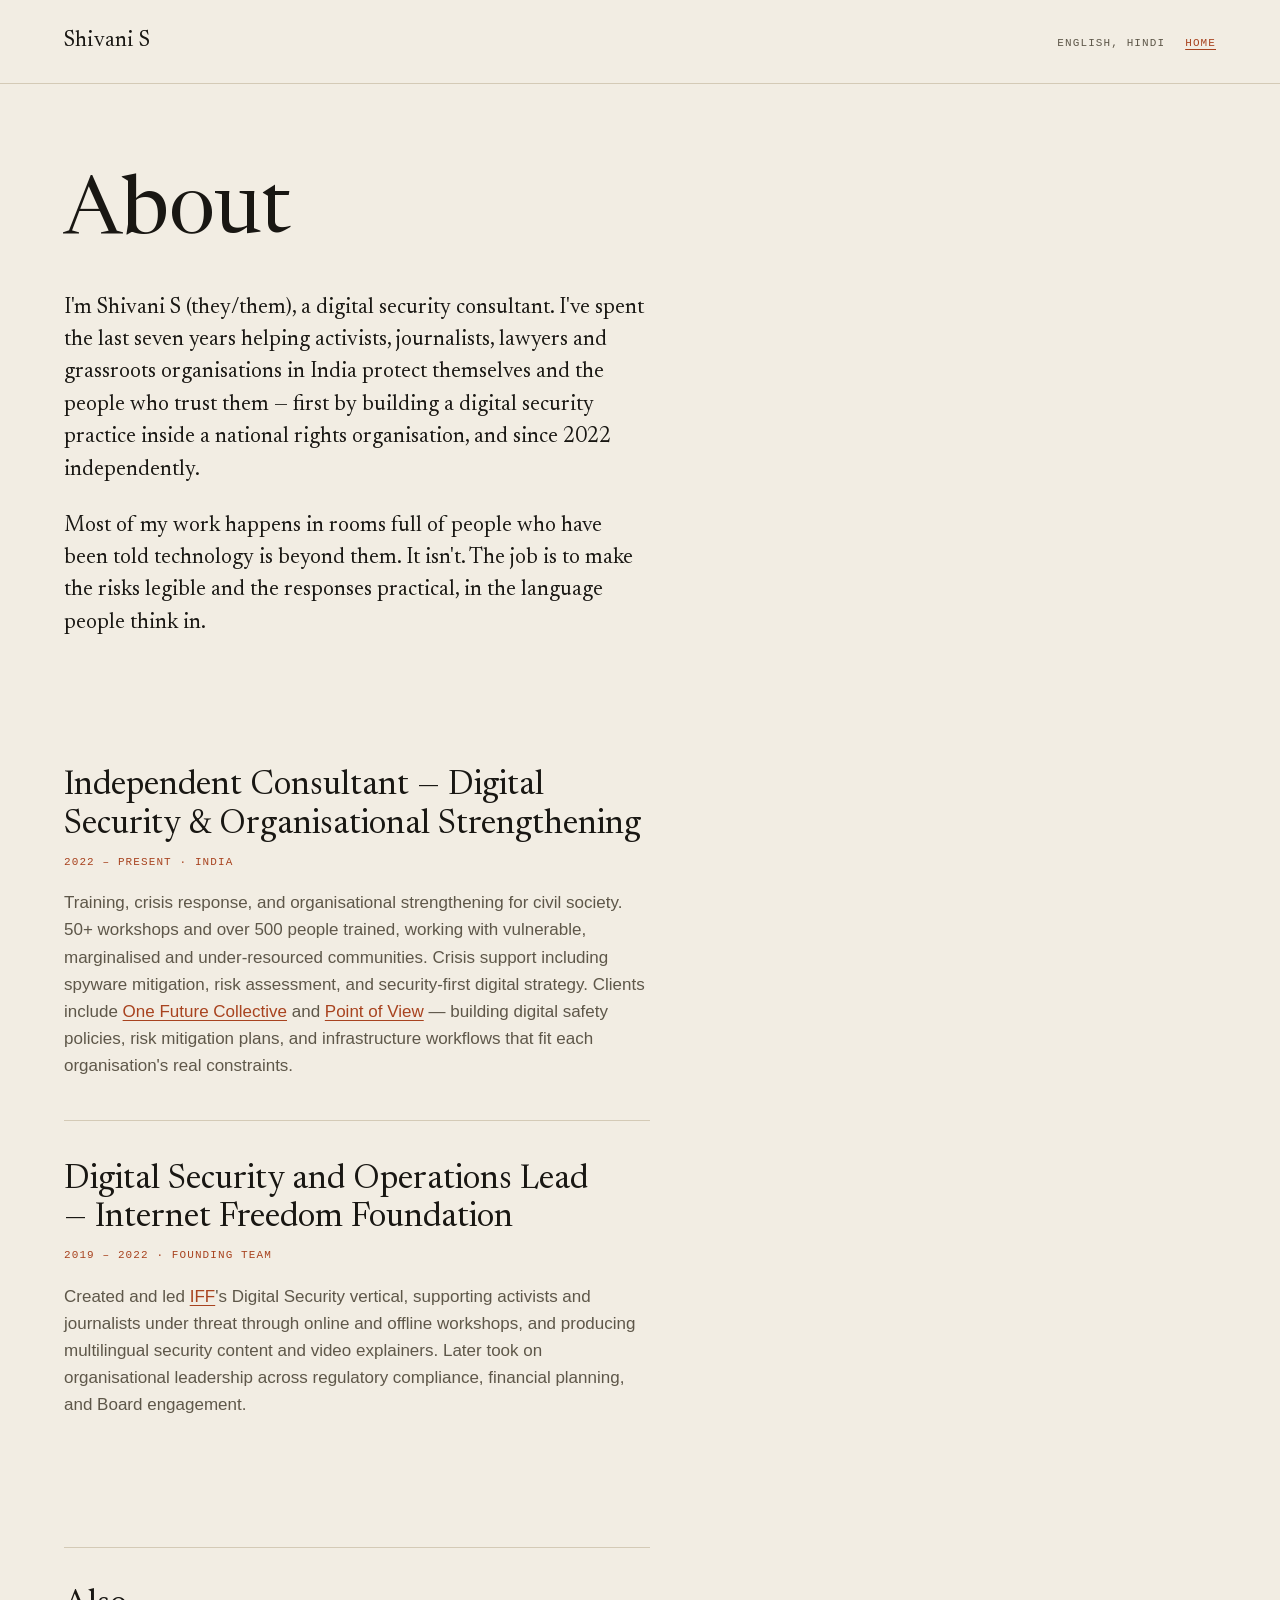
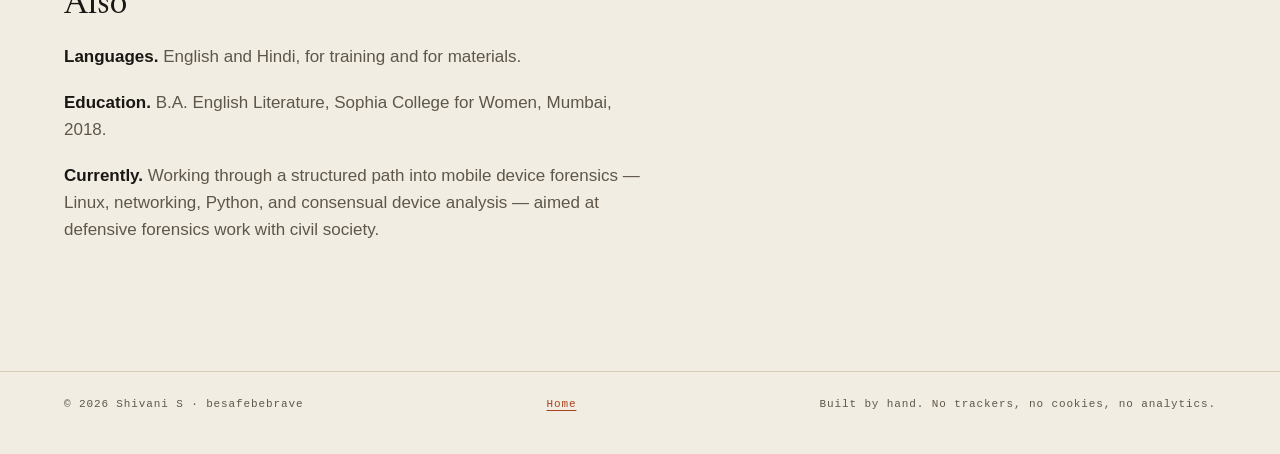
<file: about.html>
<!DOCTYPE html>
<html lang="en">
<head>
<meta charset="utf-8">
<meta name="viewport" content="width=device-width, initial-scale=1">
<title>About — Shivani S</title>
<meta name="description" content="Shivani S — digital security consultant. Independent since 2022; previously founding team and Digital Security lead at the Internet Freedom Foundation.">

<link rel="icon" href="data:image/svg+xml,<svg xmlns='http://www.w3.org/2000/svg' viewBox='0 0 32 32'><rect width='32' height='32' fill='%23191713'/><circle cx='16' cy='16' r='7' fill='%23E9932B'/></svg>">

<link rel="preload" href="fonts/newsreader-latin.woff2" as="font" type="font/woff2" crossorigin>
<link rel="stylesheet" href="site.css">

<!-- Tells the stylesheet that JavaScript is available. It sits here, inline in
     the <head>, so it takes effect before the page is first painted. If this
     never runs the page still works: sections show, panels sit open. -->
<script>document.documentElement.classList.add('js');</script>
</head>
<body>

<a class="skip" href="#main">Skip to content</a>

<!-- ============================ MASTHEAD ============================ -->
<header class="masthead">
  <a class="masthead__name" href="index.html">Shivani S</a>
  <div class="masthead__meta">
    <span>English, Hindi</span>
    <a href="index.html">Home</a>
  </div>
</header>

<main id="main">

  <section class="about">
    <h1>About</h1>

    <div class="about__lede">
      <p>
        I'm Shivani S (they/them), a digital security consultant.
        I've spent the last seven years helping activists, journalists, lawyers and
        grassroots organisations in India protect themselves and the people who trust
        them — first by building a digital security practice inside a national rights
        organisation, and since 2022 independently.
      </p>
      <p>
        Most of my work happens in rooms full of people who have been told technology
        is beyond them. It isn't. The job is to make the risks legible and the
        responses practical, in the language people think in.
      </p>
    </div>

    <!-- ============================= ROLES ============================= -->
    <div class="roles">

      <article class="role">
        <h2>Independent Consultant — Digital Security &amp; Organisational Strengthening</h2>
        <p class="role__meta">2022 – present · India</p>
        <p>
          Training, crisis response, and organisational strengthening for civil society.
          50+ workshops and over 500 people trained, working with vulnerable, marginalised
          and under-resourced communities. Crisis support including spyware mitigation,
          risk assessment, and security-first digital strategy. Clients include
          <a href="https://onefuturecollective.org" rel="noopener">One Future Collective</a>
          and <a href="https://pointofview.org" rel="noopener">Point of View</a> — building
          digital safety policies, risk mitigation plans, and infrastructure workflows that
          fit each organisation's real constraints.
        </p>
      </article>

      <article class="role">
        <h2>Digital Security and Operations Lead — Internet Freedom Foundation</h2>
        <p class="role__meta">2019 – 2022 · founding team</p>
        <p>
          Created and led
          <a href="https://internetfreedom.in" rel="noopener">IFF</a>'s Digital Security
          vertical, supporting activists and journalists under threat through online and
          offline workshops, and producing multilingual security content and video
          explainers. Later took on organisational leadership across regulatory compliance,
          financial planning, and Board engagement.
        </p>
      </article>

    </div>

    <!-- ============================== ALSO ============================== -->
    <div class="also">
      <h2>Also</h2>
      <p><strong>Languages.</strong> English and Hindi, for training and for materials.</p>
      <p><strong>Education.</strong> B.A. English Literature, Sophia College for Women,
        Mumbai, 2018.</p>
      <p><strong>Currently.</strong> Working through a structured path into mobile device
        forensics — Linux, networking, Python, and consensual device analysis — aimed at
        defensive forensics work with civil society.</p>

      <!-- CV download goes here once the redacted version exists.
           Never link the original resume — it carries a phone number.
           See spec section 10.2. -->
    </div>

  </section>

</main>

<!-- ============================= FOOTER ============================= -->
<footer class="footer">
  <span>© 2026 Shivani S · besafebebrave</span>
  <a href="index.html">Home</a>
  <span>Built by hand. No trackers, no cookies, no analytics.</span>
</footer>

<script src="site.js"></script>
</body>
</html>
</file>
<file: site.css>
/* ==========================================================================
   besafebebrave — shared stylesheet for index.html and about.html

   Editing notes for Shivani:
   - Colours live in one place, in :root below. Change them there, nowhere else.
   - The three colour rules in that block are load-bearing. Read them before
     changing any colour.
   - Nothing here needs a build step. Save the file and reload the page.
   ========================================================================== */


/* --------------------------------------------------------------------------
   1. Font — Newsreader, self-hosted
   Self-hosted on purpose: loading fonts from Google would disclose every
   visitor's IP address to Google. For a site that teaches people to reduce
   what they disclose, that would be a contradiction.
   Licence: fonts/OFL.txt. Do not edit the unicode-range values.
   -------------------------------------------------------------------------- */

@font-face {
  font-family: 'Newsreader';
  font-style: normal;
  font-weight: 200 800;
  font-display: swap;
  src: url('fonts/newsreader-latin.woff2') format('woff2');
  unicode-range: U+0000-00FF, U+0131, U+0152-0153, U+02BB-02BC, U+02C6, U+02DA, U+02DC, U+0304, U+0308, U+0329, U+2000-206F, U+20AC, U+2122, U+2191, U+2193, U+2212, U+2215, U+FEFF, U+FFFD;
}
@font-face {
  font-family: 'Newsreader';
  font-style: normal;
  font-weight: 200 800;
  font-display: swap;
  src: url('fonts/newsreader-latin-ext.woff2') format('woff2');
  unicode-range: U+0100-02BA, U+02BD-02C5, U+02C7-02CC, U+02CE-02D7, U+02DD-02FF, U+0304, U+0308, U+0329, U+1D00-1DBF, U+1E00-1E9F, U+1EF2-1EFF, U+2020, U+20A0-20AB, U+20AD-20C0, U+2113, U+2C60-2C7F, U+A720-A7FF;
}
@font-face {
  font-family: 'Newsreader';
  font-style: italic;
  font-weight: 200 800;
  font-display: swap;
  src: url('fonts/newsreader-italic-latin.woff2') format('woff2');
  unicode-range: U+0000-00FF, U+0131, U+0152-0153, U+02BB-02BC, U+02C6, U+02DA, U+02DC, U+0304, U+0308, U+0329, U+2000-206F, U+20AC, U+2122, U+2191, U+2193, U+2212, U+2215, U+FEFF, U+FFFD;
}
@font-face {
  font-family: 'Newsreader';
  font-style: italic;
  font-weight: 200 800;
  font-display: swap;
  src: url('fonts/newsreader-italic-latin-ext.woff2') format('woff2');
  unicode-range: U+0100-02BA, U+02BD-02C5, U+02C7-02CC, U+02CE-02D7, U+02DD-02FF, U+0304, U+0308, U+0329, U+1D00-1DBF, U+1E00-1E9F, U+1EF2-1EFF, U+2020, U+20A0-20AB, U+20AD-20C0, U+2113, U+2C60-2C7F, U+A720-A7FF;
}


/* --------------------------------------------------------------------------
   2. Tokens
   -------------------------------------------------------------------------- */

:root {
  /* Colour. The contrast ratio after each one is measured against the
     background it is meant to sit on. Three rules follow from those numbers
     and must not be broken:

       --amber       FILL ONLY. Measures 2.08:1 on paper — far below the 4.5:1
                     needed for text. Use it behind dark text as a highlighter,
                     or as a shape on a dark panel. Never as text on paper.
       --amber-text  Display type on paper only, 24px and up. 3.52:1 passes for
                     large text and fails for small.
       --rust        The one to use for small text, numerals and labels. 5.16:1.

     Any new colour pair has to be measured, not eyeballed. */

  --paper:      #F2EDE3;   /* page ground                                    */
  --paper-2:    #EAE3D5;   /* hover fill, insets                             */
  --ink:        #191713;   /* primary text, dark panels                      */
  --ink-soft:   #5E5749;   /* secondary text on paper              6.13:1    */
  --rule:       #D4CAB6;   /* hairlines — decorative only, never a text tone  */
  --amber:      #E9932B;   /* FILLS ONLY                          (2.08:1)   */
  --amber-text: #B86A12;   /* large display text on paper          3.52:1    */
  --rust:       #A8431F;   /* small text, numerals, marks          5.16:1    */
  --on-ink:     #948C7E;   /* secondary text on ink panels         5.38:1    */
  --on-ink-30:  rgba(148, 140, 126, .3);  /* --on-ink at 30% — hairlines on the dark panel */
  --amber-08:   rgba(233, 147, 43, .08);  /* --amber at 8% — the drag-over fill on the dark panel */

  /* Type */
  --serif: 'Newsreader', 'Iowan Old Style', Palatino, Georgia, serif;
  --sans: -apple-system, BlinkMacSystemFont, 'Segoe UI', Roboto, Helvetica, Arial, sans-serif;
  --mono: ui-monospace, SFMono-Regular, Menlo, Consolas, 'Liberation Mono', monospace;

  /* Spacing */
  --gutter: clamp(1.25rem, 5vw, 4.5rem);
  --section-gap: clamp(4rem, 10vw, 8rem);
  --measure: 62ch;

  /* Motion — one easing curve everywhere, nothing longer than 500ms */
  --ease: cubic-bezier(.2, .8, .2, 1);
}


/* --------------------------------------------------------------------------
   3. Reset and base
   -------------------------------------------------------------------------- */

*, *::before, *::after { box-sizing: border-box; }

html { -webkit-text-size-adjust: 100%; }

body {
  margin: 0;
  background: var(--paper);
  color: var(--ink-soft);
  font-family: var(--sans);
  font-size: 17px;
  line-height: 1.6;
  -webkit-font-smoothing: antialiased;
}

img, svg { max-width: 100%; }

h1, h2, h3 {
  font-family: var(--serif);
  color: var(--ink);
  font-weight: 400;
  line-height: 1.05;
  margin: 0;
  text-wrap: balance;
}

p { margin: 0 0 1.1em; }
p:last-child { margin-bottom: 0; }

a { color: var(--rust); text-decoration-thickness: 1px; text-underline-offset: 3px; }
a:hover { color: var(--ink); }

/* Focus ring. Visible, and the same everywhere so it is never a surprise. */
:focus-visible {
  outline: 2px solid var(--rust);
  outline-offset: 3px;
  border-radius: 2px;
}

/* Skip link — first thing a keyboard user reaches, hidden until focused. */
.skip {
  position: absolute;
  left: -9999px;
  top: 0;
  z-index: 100;
  background: var(--ink);
  color: var(--paper);
  padding: .75rem 1.25rem;
  font-family: var(--mono);
  font-size: 13px;
}
.skip:focus { left: 0; color: var(--paper); }

.visually-hidden {
  position: absolute;
  width: 1px; height: 1px;
  padding: 0; margin: -1px;
  overflow: hidden;
  clip: rect(0 0 0 0);
  white-space: nowrap;
  border: 0;
}

/* Shared small mono label */
.label {
  font-family: var(--mono);
  font-size: 11px;
  letter-spacing: .12em;
  text-transform: uppercase;
  color: var(--rust);
}


/* --------------------------------------------------------------------------
   4. Reveal on scroll
   The starting hidden state is applied only when the .js class is present,
   which site.js sets as its very first statement. If JavaScript is off or
   errors, the class is never added, nothing is ever hidden, and the whole
   page reads normally. Never move this to a plain .reveal rule.
   -------------------------------------------------------------------------- */

.js .reveal {
  opacity: 0;
  transform: translateY(18px);
  transition: opacity 500ms var(--ease), transform 500ms var(--ease);
}
.js .reveal.in-view { opacity: 1; transform: none; }


/* --------------------------------------------------------------------------
   5. Masthead — full-bleed rule, name left, meta right
   -------------------------------------------------------------------------- */

.masthead {
  display: flex;
  flex-wrap: wrap;
  align-items: baseline;
  justify-content: space-between;
  gap: .75rem 1.5rem;
  padding: 1.5rem var(--gutter);
  border-bottom: 1px solid var(--rule);
}
.masthead__name {
  font-family: var(--serif);
  font-size: 1.35rem;
  color: var(--ink);
  text-decoration: none;
  letter-spacing: .01em;
}
.masthead__name:hover { color: var(--rust); }
.masthead__meta {
  display: flex;
  flex-wrap: wrap;
  align-items: baseline;
  gap: 1.25rem;
  font-family: var(--mono);
  font-size: 11px;
  letter-spacing: .1em;
  text-transform: uppercase;
  color: var(--ink-soft);
}
.masthead__meta a { color: var(--rust); }


/* --------------------------------------------------------------------------
   6. Hero — left aligned, oversized, deliberately wider than the text measure
   -------------------------------------------------------------------------- */

.hero {
  padding: clamp(3rem, 9vw, 7rem) var(--gutter) clamp(2.5rem, 6vw, 4.5rem);
}
.hero__lines {
  font-size: clamp(3.25rem, 13vw, 9rem);
  line-height: .92;
  letter-spacing: -.02em;
  margin: 0 0 clamp(1.5rem, 4vw, 2.5rem);
}
.hero__lines span { display: block; }
.hero__l1 { color: var(--ink); }
.hero__l2 { color: var(--amber-text); font-style: italic; }

/* Line 3 is drawn as an outline. If a browser cannot do text-stroke the text
   would be invisible, so the default is solid and the stroke is only applied
   where it is supported. */
.hero__l3 { color: var(--ink-soft); }
@supports (-webkit-text-stroke: 1px currentColor) {
  .hero__l3 {
    color: transparent;
    -webkit-text-stroke: 1.5px var(--ink);
  }
}

.hero__sentence {
  font-family: var(--serif);
  font-size: clamp(1.15rem, 2.4vw, 1.6rem);
  line-height: 1.45;
  color: var(--ink);
  max-width: 34ch;
}
/* Amber used the way it is allowed to be used: a fill behind dark text. */
.hero__sentence mark {
  background: var(--amber);
  color: var(--ink);
  padding: .05em .15em;
  box-decoration-break: clone;
  -webkit-box-decoration-break: clone;
}


/* --------------------------------------------------------------------------
   7. Ticker — full bleed, edge to edge, no container
   Decorative: everything in it is said in words elsewhere on the page, so the
   whole strip is aria-hidden and the duplicated track is never announced.
   -------------------------------------------------------------------------- */

.ticker {
  border-block: 1px solid var(--rule);
  background: var(--paper-2);
  overflow: hidden;
  padding: .7rem 0;
}
.ticker__track {
  display: flex;
  width: max-content;
  animation: ticker 46s linear infinite;
}
.ticker:hover .ticker__track,
.ticker:focus-within .ticker__track { animation-play-state: paused; }

.ticker__group {
  display: flex;
  flex-shrink: 0;
  gap: 2.5rem;
  padding-right: 2.5rem;
  font-family: var(--mono);
  font-size: 11px;
  letter-spacing: .16em;
  text-transform: uppercase;
  color: var(--ink-soft);
  white-space: nowrap;
}
.ticker__group span::before {
  content: '';
  display: inline-block;
  width: 5px; height: 5px;
  margin-right: 2.5rem;
  vertical-align: middle;
  background: var(--amber);
  border-radius: 50%;
}
@keyframes ticker {
  from { transform: translateX(0); }
  to   { transform: translateX(-50%); }
}


/* --------------------------------------------------------------------------
   8. Scenarios — stacked full-width rows, number in a narrow left gutter
   -------------------------------------------------------------------------- */

.scenarios { padding: var(--section-gap) 0 0; }
.scenarios__head { padding: 0 var(--gutter) clamp(1.5rem, 4vw, 2.5rem); }
.scenarios__head h2 {
  font-size: clamp(1.9rem, 5vw, 3.2rem);
  max-width: 18ch;
}

.scenario { border-top: 1px solid var(--rule); }
.scenario:last-of-type { border-bottom: 1px solid var(--rule); }

.scenario h3 { margin: 0; font-size: inherit; line-height: inherit; }

/* The whole row is the button. */
.scenario__btn {
  position: relative;
  display: grid;
  grid-template-columns: 4.5rem 1fr auto;
  align-items: center;
  gap: 1rem;
  width: 100%;
  padding: clamp(1.4rem, 3.5vw, 2.4rem) var(--gutter);
  background: none;
  border: 0;
  text-align: left;
  color: inherit;
  font: inherit;
  cursor: pointer;
}
/* Hover fill sweeps up from the bottom of the row. */
.scenario__btn::after {
  content: '';
  position: absolute;
  inset: 0;
  background: var(--paper-2);
  transform: scaleY(0);
  transform-origin: bottom;
  transition: transform 380ms var(--ease);
  z-index: 0;
}
.scenario__btn:hover::after,
.scenario__btn:focus-visible::after { transform: scaleY(1); }
.scenario__btn > * { position: relative; z-index: 1; }

.scenario__num {
  font-family: var(--mono);
  font-size: 12px;
  letter-spacing: .1em;
  color: var(--rust);
}
.scenario__title {
  font-family: var(--serif);
  font-size: clamp(1.5rem, 4.2vw, 2.6rem);
  line-height: 1.1;
  color: var(--ink);
}
.scenario__mark { color: var(--rust); flex-shrink: 0; }
.scenario__mark svg { display: block; }

/* Height animates from 0fr to 1fr — no fixed pixel height, no layout jump.

   The default here is OPEN, and the collapsing is applied only under .js.
   That means if JavaScript is off or fails, all three panels render open and
   the content is readable, instead of leaving three headlines that do nothing.

   visibility: hidden on the closed panel matters as much as the height. A
   panel collapsed only by height is still clipped-but-present: find-in-page
   would jump to it and screen readers would read all three panels aloud while
   their buttons announce "collapsed". visibility takes it out of both. */
.scenario__panel {
  display: grid;
  grid-template-rows: 1fr;
  transition: grid-template-rows 440ms var(--ease);
}
.scenario__panel > div { overflow: hidden; }

.js .scenario__panel { grid-template-rows: 0fr; }
.js .scenario__panel[data-open='true'] { grid-template-rows: 1fr; }

/* No transition on visibility, deliberately. Delaying it until the height
   animation finishes would look marginally smoother on close, but it would
   make the content's disappearance depend on a transition running to
   completion — and if transitions are frozen or disabled, the panel would
   stay in the accessibility tree forever. The correctness is worth more than
   the polish, and at 440ms the difference is barely visible anyway. */
.js .scenario__panel > div { visibility: hidden; }
.js .scenario__panel[data-open='true'] > div { visibility: visible; }

.scenario__body {
  padding: 0 var(--gutter) clamp(1.75rem, 4vw, 2.75rem);
  max-width: var(--measure);
}
.scenario__body p { font-size: 1.0625rem; }
.scenario__facts {
  margin-top: 1.25rem;
  padding-top: 1.25rem;
  border-top: 1px solid var(--rule);
  font-family: var(--mono);
  font-size: 11px;
  letter-spacing: .09em;
  text-transform: uppercase;
  color: var(--rust);
  line-height: 1.9;
}


/* --------------------------------------------------------------------------
   9. Numbers — ruled strip, vertical hairlines between cells
   -------------------------------------------------------------------------- */

.numbers {
  display: grid;
  grid-template-columns: repeat(4, 1fr);
  margin: var(--section-gap) var(--gutter) 0;
  border-block: 1px solid var(--rule);
}
.numbers__cell {
  padding: clamp(1.5rem, 3.5vw, 2.5rem) 1rem;
  text-align: center;
  border-left: 1px solid var(--rule);
}
.numbers__cell:first-child { border-left: 0; }
.numbers__n {
  display: block;
  font-family: var(--serif);
  font-size: clamp(2.2rem, 6vw, 4rem);
  line-height: 1;
  color: var(--ink);
}
.numbers__l {
  display: block;
  margin-top: .6rem;
  font-family: var(--mono);
  font-size: 11px;
  letter-spacing: .1em;
  text-transform: uppercase;
  color: var(--rust);
}


/* --------------------------------------------------------------------------
   9a. Metadata demo — "Your photo is talking about you"
   Stage 2. Numbered 9a rather than renumbering everything below it — it
   sits between Numbers (9) and Resources (10) on the page.

   The only dark, full-bleed panel on the site (stage2 plan §3). That is
   deliberate: it is the one section allowed to use --amber as text, because
   --amber on --ink measures 7.39:1, well above AA. Nowhere else on the site
   may put --amber in a `color:` rule — see the "amber is never text on
   paper" guard in tests/guards.py, which now also permits this one panel.
   -------------------------------------------------------------------------- */

.metadata {
  background: var(--ink);
  color: var(--on-ink);
  margin-top: var(--section-gap);
  padding: var(--section-gap) var(--gutter);
}
/* The site-wide focus ring (--rust on --ink) measures 2.97:1 here — below
   the 3:1 AA floor for non-text UI. --amber on --ink measures 7.39:1, and
   §3 of the stage2 plan already permits amber as the one shape/mark colour
   on this one dark panel, so the override borrows that same allowance.
   Scoped to .metadata so it never leaks onto the paper ground elsewhere. */
.metadata :focus-visible {
  outline-color: var(--amber);
}
.metadata h2 {
  color: var(--paper);
  font-size: clamp(1.9rem, 5vw, 3.2rem);
  max-width: 20ch;
}
.metadata__intro {
  margin-top: 1.1rem;
  max-width: 52ch;
  font-family: var(--serif);
  font-size: 1.15rem;
  color: var(--paper);
}

/* The drop zone does nothing without JavaScript to read the file, so it
   only appears once .js is set — see CLAUDE.md's rule that a page must
   never present a control that does nothing. Without JS, the <noscript>
   block right after it explains why there's no control here at all. */
.metadata__drop {
  display: none;
}
/* display lives on its own :not([hidden]) selector for the same reason as
   #metadata-reset below: an author-origin `display` on the bare selector
   would beat the UA [hidden]{display:none} rule (equal specificity, later
   in the cascade) and keep the element visible even with hidden set.
   Nothing currently puts `hidden` on this drop zone, but the pattern is
   cheap insurance against that changing later. See tests/guards.py's
   hidden-vs-display guard. */
.js .metadata__drop:not([hidden]) {
  display: flex;
}
.js .metadata__drop {
  flex-direction: column;
  align-items: center;
  justify-content: center;
  gap: .6rem;
  width: 100%;
  margin-top: clamp(1.75rem, 4vw, 2.5rem);
  padding: clamp(2rem, 6vw, 3.5rem) 1.5rem;
  border: 2px dashed var(--on-ink);
  text-align: center;
  color: var(--paper);
  cursor: pointer;
  transition: border-color 220ms var(--ease), background 220ms var(--ease);
}
/* The file input is only useful once JavaScript can read what's dropped
   into it. .visually-hidden alone (clip-based) keeps it in the tab order
   even when its <label> is display:none under the no-.js state below —
   a keyboard/screen-reader visitor without JS would land on an unlabelled,
   non-functional control. Gate the input itself behind the same .js
   ancestor the drop zone label uses, so without JS it drops out of the
   tab order too and the <noscript> paragraph is the only thing presented. */
html:not(.js) .metadata__file {
  display: none;
}
.metadata__drop:hover,
.metadata__drop:focus-within {
  border-color: var(--amber);
}
/* Distinct amber border while a file is dragged over it, per §9. */
.metadata__drop[data-dragover='true'] {
  border-style: solid;
  border-color: var(--amber);
  background: var(--amber-08);
}
.metadata__drop-title {
  font-family: var(--serif);
  font-size: 1.2rem;
}
.metadata__drop-hint {
  font-family: var(--mono);
  font-size: 11px;
  letter-spacing: .1em;
  text-transform: uppercase;
  color: var(--on-ink);
}

.metadata__note {
  margin-top: 1.25rem;
  max-width: 58ch;
  font-size: .95rem;
  line-height: 1.6;
}
.metadata__noscript {
  margin-top: clamp(1.75rem, 4vw, 2.5rem);
  max-width: 52ch;
  font-family: var(--serif);
  font-size: 1.05rem;
  color: var(--paper);
}

/* ---- Results ------------------------------------------------------- */

.metadata__results {
  margin-top: clamp(2.5rem, 6vw, 4rem);
}
.metadata__results-h {
  color: var(--paper);
  font-size: clamp(1.4rem, 3.2vw, 2rem);
  /* Small amber accent so the results heading reads as "something just
     happened" — same underline language as .contact__email, sized modestly
     since this is an accent, not a headline treatment. */
  border-bottom: 2px solid var(--amber);
  padding-bottom: .1em;
}
/* display lives on its own :not([hidden]) selector — see the comment on
   #metadata-reset / .metadata__drop above. This heading is toggled via the
   `hidden` attribute; an author-origin `display` on the bare selector would
   beat the UA [hidden]{display:none} rule and keep it visible. See
   tests/guards.py's hidden-vs-display guard. */
.metadata__results-h:not([hidden]) {
  display: inline-block;
}
.metadata__groups {
  display: grid;
  grid-template-columns: 1.15fr 1fr;
  gap: clamp(2rem, 5vw, 3.5rem);
  margin-top: clamp(1.5rem, 4vw, 2.5rem);
}
.metadata__label {
  font-family: var(--mono);
  font-size: 11px;
  letter-spacing: .12em;
  text-transform: uppercase;
  color: var(--amber);   /* amber as text — allowed on this panel only */
}
/* display lives on its own :not([hidden]) selector — see the comment on
   #metadata-reset below. #row-gps-extra is a <dl hidden> in the markup;
   without this split the UA [hidden]{display:none} rule loses to this
   rule's equal-specificity, later-in-cascade `display: grid` and the empty
   element stays laid out (and in the accessibility tree) while hidden.
   See tests/guards.py's hidden-vs-display guard. */
.metadata__group dl:not([hidden]) {
  display: grid;
}
.metadata__group dl {
  grid-template-columns: auto 1fr;
  gap: .5rem 1.25rem;
  margin: .9rem 0 0;
  font-family: var(--mono);
  font-size: 13px;
}
.metadata__group dt { color: var(--on-ink); }
.metadata__group dd { margin: 0; color: var(--paper); }

.metadata__coords {
  margin-top: .75rem;
  font-family: var(--mono);
  font-size: 1.15rem;
  color: var(--paper);
}
.metadata__gps-note {
  margin-top: .75rem;
  max-width: 46ch;
  font-family: var(--serif);
  font-size: 1rem;
  color: var(--on-ink);
}
.metadata__map {
  margin-top: 1.25rem;
  max-width: 100%;
}
.metadata__map svg {
  display: block;
  width: 100%;
  height: auto;
}
/* Only one of these is ever unhidden at a time — see site.js. Each carries
   its own literal copy in index.html so every sentence stays editable
   there, never assembled as a string inside site.js. */
.metadata__message {
  margin-top: 1.5rem;
  max-width: 56ch;
  font-family: var(--serif);
  font-size: 1.05rem;
  color: var(--paper);
}

.metadata__closing {
  margin-top: clamp(2rem, 5vw, 3rem);
  padding-top: clamp(1.5rem, 4vw, 2rem);
  border-top: 1px solid var(--on-ink-30);
  max-width: 56ch;
  font-family: var(--serif);
  font-style: italic;
  font-size: 1.05rem;
  color: var(--on-ink);
}

/* display lives on its own selector, scoped to :not([hidden]), because an
   author-origin `display` declaration on the bare selector would win over
   the UA [hidden]{display:none} rule (same specificity, later in the
   cascade) and leave the button visible — and in the tab order — even
   with the hidden attribute set. See tests/guards.py's hidden-vs-display
   guard, which statically checks every hidden-toggled metadata selector
   follows this pattern. */
.metadata__reset:not([hidden]) {
  display: inline-block;
}
.metadata__reset {
  margin-top: 1.75rem;
  background: none;
  border: 1px solid var(--on-ink);
  color: var(--paper);
  padding: .7rem 1.4rem;
  font-family: var(--mono);
  font-size: 12px;
  letter-spacing: .08em;
  text-transform: uppercase;
  cursor: pointer;
  transition: border-color 220ms var(--ease), color 220ms var(--ease);
}
.metadata__reset:hover,
.metadata__reset:focus-visible {
  border-color: var(--amber);
  color: var(--amber);
}


/* --------------------------------------------------------------------------
   10. Resources — asymmetric two column, not equal cards
   -------------------------------------------------------------------------- */

.resources { padding: var(--section-gap) var(--gutter) 0; }
.resources h2 {
  font-size: clamp(1.9rem, 5vw, 3.2rem);
  max-width: 16ch;
}
.resources__intro {
  margin-top: 1rem;
  max-width: 46ch;
  font-family: var(--serif);
  font-size: 1.2rem;
  color: var(--ink);
}
.resources__grid {
  display: grid;
  grid-template-columns: 1.35fr 1fr;
  gap: clamp(2rem, 5vw, 4rem);
  margin-top: clamp(2rem, 5vw, 3.5rem);
  align-items: start;
}
.resources__grid h3 {
  font-size: clamp(1.4rem, 3vw, 1.9rem);
  margin: .6rem 0 .75rem;
}
.resources__links {
  display: flex;
  flex-wrap: wrap;
  gap: 1.5rem;
  margin-top: 1.25rem;
  font-family: var(--mono);
  font-size: 12px;
  letter-spacing: .06em;
}

/* Video facade. Drawn locally on purpose — even loading YouTube's thumbnail
   would be a request to a Google server, which would make the promise under
   the player untrue. The iframe is created by site.js only after a click. */
.facade {
  position: relative;
  display: flex;
  flex-direction: column;
  align-items: center;
  justify-content: center;
  gap: 1rem;
  width: 100%;
  aspect-ratio: 16 / 9;
  background: var(--ink);
  border: 0;
  cursor: pointer;
  padding: 1.5rem;
  color: var(--on-ink);
  font-family: var(--mono);
  font-size: 11px;
  letter-spacing: .12em;
  text-transform: uppercase;
}
.facade__play {
  width: 62px; height: 62px;
  border-radius: 50%;
  background: var(--amber);   /* amber as a shape, not as text */
  display: grid;
  place-items: center;
  transition: transform 300ms var(--ease);
}
.facade__play svg { fill: var(--ink); margin-left: 3px; }
.facade:hover .facade__play { transform: scale(1.08); }
.facade__note {
  margin-top: .9rem;
  font-size: 12px;
  color: var(--ink-soft);
  max-width: 40ch;
}
/* Same ratio as the facade above it, so swapping one for the other does not
   shift the page. 16/9 is the video's real shape, so nothing letterboxes. */
.video-wrap { width: 100%; }
.video-wrap:focus { outline: 2px solid var(--rust); outline-offset: 3px; }
.video-frame { width: 100%; aspect-ratio: 16 / 9; border: 0; display: block; }


/* --------------------------------------------------------------------------
   11. Contact — narrow centred measure, the only centred block on the page
   -------------------------------------------------------------------------- */

.contact {
  margin: var(--section-gap) auto 0;
  padding: 0 var(--gutter) var(--section-gap);
  max-width: 48ch;
  text-align: center;
}
.contact h2 { font-size: clamp(1.9rem, 5vw, 3.2rem); }
.contact p {
  margin-top: 1.1rem;
  font-family: var(--serif);
  font-size: 1.15rem;
  color: var(--ink);
}
.contact__email {
  display: inline-block;
  margin-top: 1.75rem;
  font-family: var(--serif);
  font-size: clamp(1.35rem, 3.5vw, 2.1rem);
  color: var(--ink);
  text-decoration: none;
  border-bottom: 2px solid var(--amber);
  padding-bottom: .1em;
  transition: background 280ms var(--ease);
}
.contact__email:hover { background: var(--amber); color: var(--ink); }


/* --------------------------------------------------------------------------
   12. Footer
   -------------------------------------------------------------------------- */

.footer {
  border-top: 1px solid var(--rule);
  padding: 1.5rem var(--gutter) 2.5rem;
  display: flex;
  flex-wrap: wrap;
  gap: .5rem 1.5rem;
  justify-content: space-between;
  font-family: var(--mono);
  font-size: 11px;
  letter-spacing: .08em;
  color: var(--ink-soft);
}


/* --------------------------------------------------------------------------
   13. About page
   -------------------------------------------------------------------------- */

.about { padding: clamp(3rem, 8vw, 5.5rem) var(--gutter) 0; }
.about h1 {
  font-size: clamp(2.5rem, 8vw, 5rem);
  margin-bottom: clamp(1.5rem, 4vw, 2.25rem);
}
.about__lede { max-width: var(--measure); }
.about__lede p {
  font-family: var(--serif);
  font-size: clamp(1.1rem, 2.2vw, 1.35rem);
  line-height: 1.5;
  color: var(--ink);
}

.roles { margin-top: var(--section-gap); }
.role {
  padding-top: clamp(1.75rem, 4vw, 2.5rem);
  margin-top: clamp(1.75rem, 4vw, 2.5rem);
  border-top: 1px solid var(--rule);
  max-width: var(--measure);
}
.roles > .role:first-child { border-top: 0; margin-top: 0; padding-top: 0; }
.role h2 {
  font-size: clamp(1.4rem, 3.4vw, 2.1rem);
  line-height: 1.15;
}
.role__meta {
  margin: .6rem 0 1.1rem;
  font-family: var(--mono);
  font-size: 11px;
  letter-spacing: .1em;
  text-transform: uppercase;
  color: var(--rust);
}

.also {
  margin-top: var(--section-gap);
  padding-top: clamp(1.75rem, 4vw, 2.5rem);
  border-top: 1px solid var(--rule);
  max-width: var(--measure);
  padding-bottom: var(--section-gap);
}
.also h2 { font-size: clamp(1.4rem, 3.4vw, 2.1rem); margin-bottom: 1.25rem; }
.also p strong { color: var(--ink); font-weight: 600; }


/* --------------------------------------------------------------------------
   14. Narrow screens
   -------------------------------------------------------------------------- */

@media (max-width: 720px) {
  .resources__grid { grid-template-columns: 1fr; }
  .scenario__btn { grid-template-columns: 2.75rem 1fr auto; gap: .75rem; }
  .metadata__groups { grid-template-columns: 1fr; }
}

@media (max-width: 600px) {
  .numbers { grid-template-columns: repeat(2, 1fr); }
  /* With two columns, cells 1 and 3 start a row and must lose the left rule,
     and the second row needs a hairline above it. */
  .numbers__cell:nth-child(odd) { border-left: 0; }
  .numbers__cell:nth-child(n + 3) { border-top: 1px solid var(--rule); }
  .masthead { padding-block: 1.1rem; }
}


/* --------------------------------------------------------------------------
   15. Reduced motion
   If the visitor has asked their system to reduce motion, everything stops.
   Content still appears — never leave anything mid-transition or invisible.
   -------------------------------------------------------------------------- */

@media (prefers-reduced-motion: reduce) {
  *, *::before, *::after {
    animation-duration: .001ms !important;
    animation-iteration-count: 1 !important;
    transition-duration: .001ms !important;
    scroll-behavior: auto !important;
  }
  .ticker__track { animation: none; }
  .js .reveal { opacity: 1; transform: none; }
}
</file>
